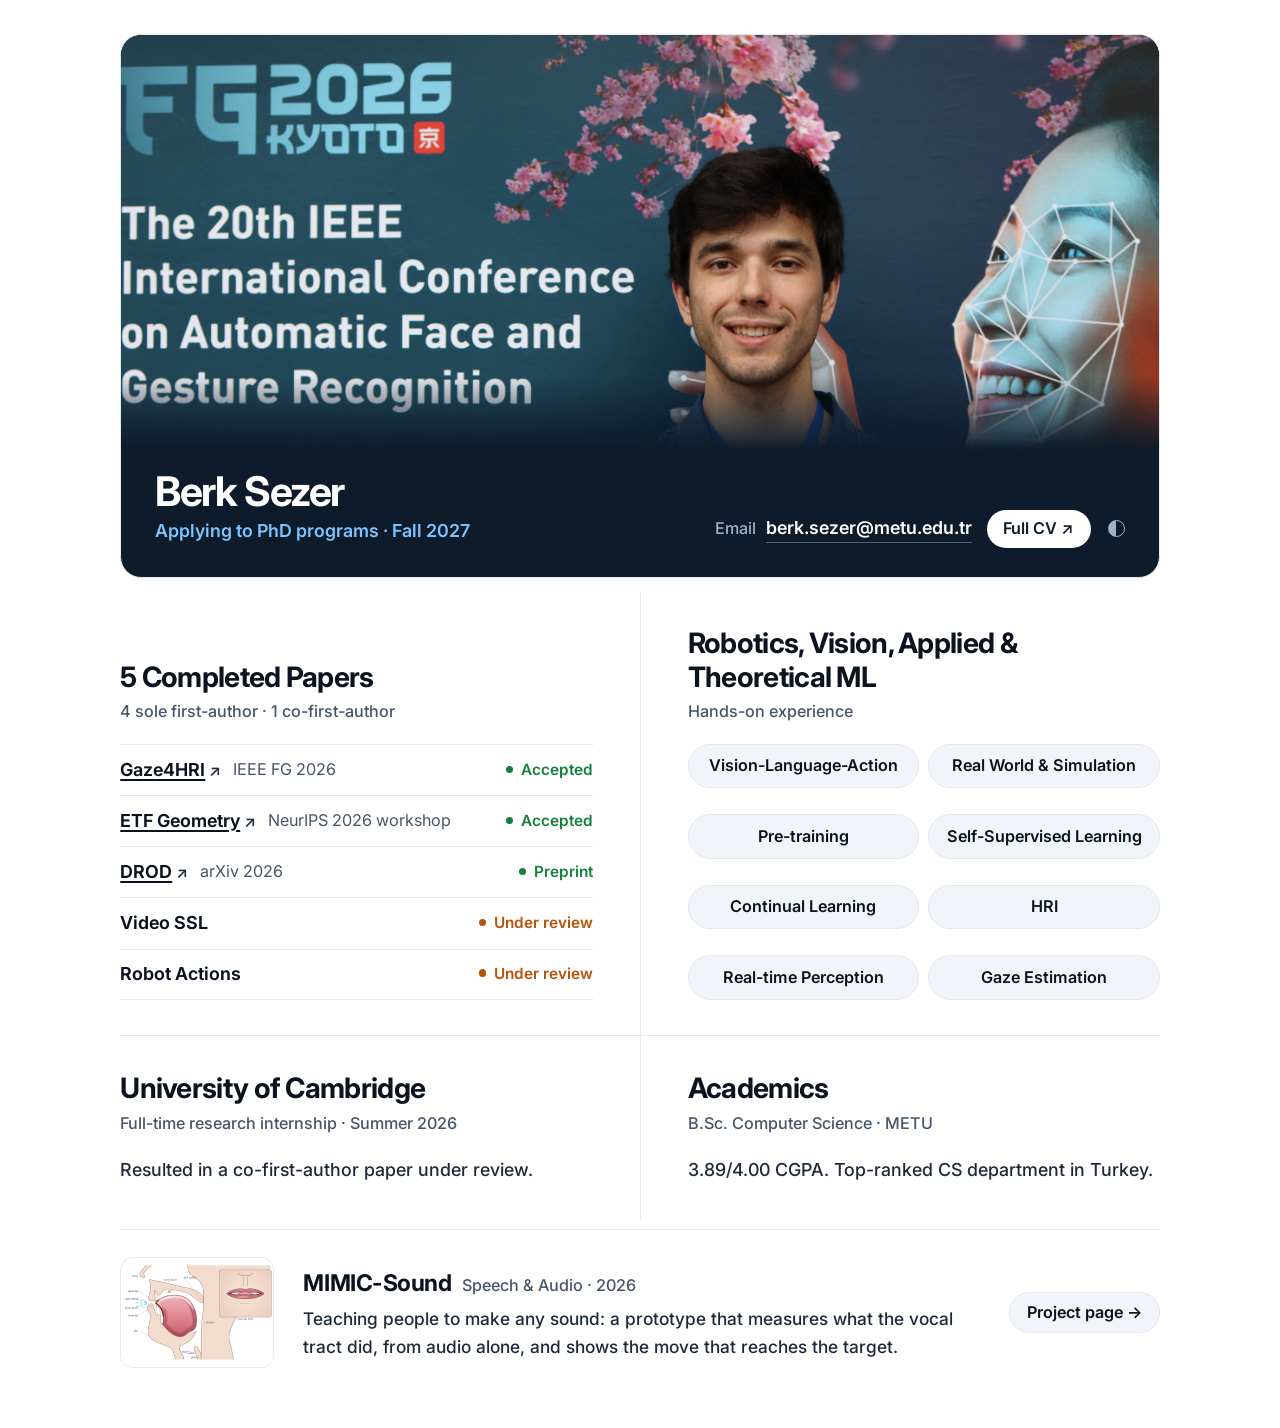
<file: index.html>
<!doctype html>
<html lang="en">
<head>
  <meta charset="utf-8">
  <meta name="viewport" content="width=device-width, initial-scale=1">
  <title>Berk Sezer</title>
  <meta name="description" content="Berk Sezer: 5 papers (IEEE FG, NeurIPS workshop, arXiv), Cambridge research internship, robotics, vision, applied and theoretical machine learning, METU CS 3.89/4.00. Applying to PhD programs, Fall 2027.">
  <meta property="og:title" content="Berk Sezer">
  <meta property="og:description" content="5 papers · Cambridge research internship · METU CS 3.89/4.00 · Applying to PhD programs, Fall 2027">
  <meta property="og:image" content="assets/banner.jpg">
  <link rel="preconnect" href="https://fonts.googleapis.com">
  <link rel="preconnect" href="https://fonts.gstatic.com" crossorigin>
  <link href="https://fonts.googleapis.com/css2?family=Inter:wght@400;500;600;700&display=swap" rel="stylesheet">
  <link rel="stylesheet" href="style.css?v=21">
  <script>
    try { var t = localStorage.getItem('theme'); if (t) document.documentElement.dataset.theme = t; } catch (e) {}
  </script>
</head>
<body>
<main class="page">

  <header class="hero">
    <div class="hero-photo">
      <img src="assets/banner.jpg?v=2" alt="Berk Sezer at IEEE FG 2026, Kyoto">
    </div>
    <div class="hero-row">
      <div class="id">
        <h1>Berk Sezer</h1>
        <p class="status">Applying to PhD programs · <span class="nowrap">Fall 2027</span></p>
      </div>
      <div class="contact">
        <span class="mail">
          <span class="label">Email</span>
          <a class="email" href="mailto:berk.sezer@metu.edu.tr">berk.sezer@metu.edu.tr</a>
        </span>
        <a class="cv" href="Berk_Sezer_CV.pdf" target="_blank" rel="noopener">Full CV ↗</a>
        <button id="theme" aria-label="Toggle light/dark theme" title="Toggle theme"></button>
      </div>
    </div>
  </header>

  <section class="grid">

    <article class="cell">
      <h2>5 Completed Papers</h2>
      <p class="sub">4 sole first-author · 1 co-first-author</p>
      <ul class="venues">
        <li><a href="https://gazeforhri.github.io/"><b>Gaze4HRI</b></a><span class="kind">IEEE FG 2026</span><span class="st ok">Accepted</span></li>
        <li><a href="https://etf-impossibility.github.io/"><b>ETF Geometry</b></a><span class="kind">NeurIPS 2026 workshop</span><span class="st ok">Accepted</span></li>
        <li><a href="https://dr-od.github.io/"><b>DROD</b></a><span class="kind">arXiv 2026</span><span class="st ok">Preprint</span></li>
        <li><b>Video SSL</b><span class="kind"></span><span class="st wip">Under review</span></li>
        <li><b>Robot Actions</b><span class="kind"></span><span class="st wip">Under review</span></li>
      </ul>
    </article>

    <article class="cell">
      <h2>Robotics, Vision, Applied &amp; Theoretical ML</h2>
      <p class="sub">Hands-on experience</p>
      <div class="tags">
        <span>Vision-Language-Action</span>
        <span>Real World &amp; Simulation</span>
        <span>Pre-training</span>
        <span>Self-Supervised Learning</span>
        <span>Continual Learning</span>
        <span>HRI</span>
        <span>Real-time Perception</span>
        <span>Gaze Estimation</span>
      </div>
    </article>

    <article class="cell">
      <h2>University of Cambridge</h2>
      <p class="sub">Full-time research internship · Summer 2026</p>
      <p>Resulted in a co-first-author paper under review.</p>
    </article>

    <article class="cell">
      <h2>Academics</h2>
      <p class="sub">B.Sc. Computer Science · METU</p>
      <p>3.89/4.00 CGPA. Top-ranked CS department in Turkey.</p>
    </article>

  </section>

  <a class="project" href="mimic-sound/">
    <img src="mimic-sound/head_theta.webp" alt="">
    <div class="head"><h2>MIMIC-Sound</h2><span class="meta">Speech &amp; Audio · 2026</span></div>
    <p>Teaching people to make any sound: a prototype that measures what the vocal tract did, from audio alone, and shows the move that reaches the target.</p>
    <span class="go">Project page →</span>
  </a>

</main>

<script>
  document.getElementById('theme').addEventListener('click', function () {
    var root = document.documentElement;
    var dark = root.dataset.theme ? root.dataset.theme === 'dark'
                                  : matchMedia('(prefers-color-scheme: dark)').matches;
    var next = dark ? 'light' : 'dark';
    root.dataset.theme = next;
    try { localStorage.setItem('theme', next); } catch (e) {}
  });</script>
</body>
</html>
</file>
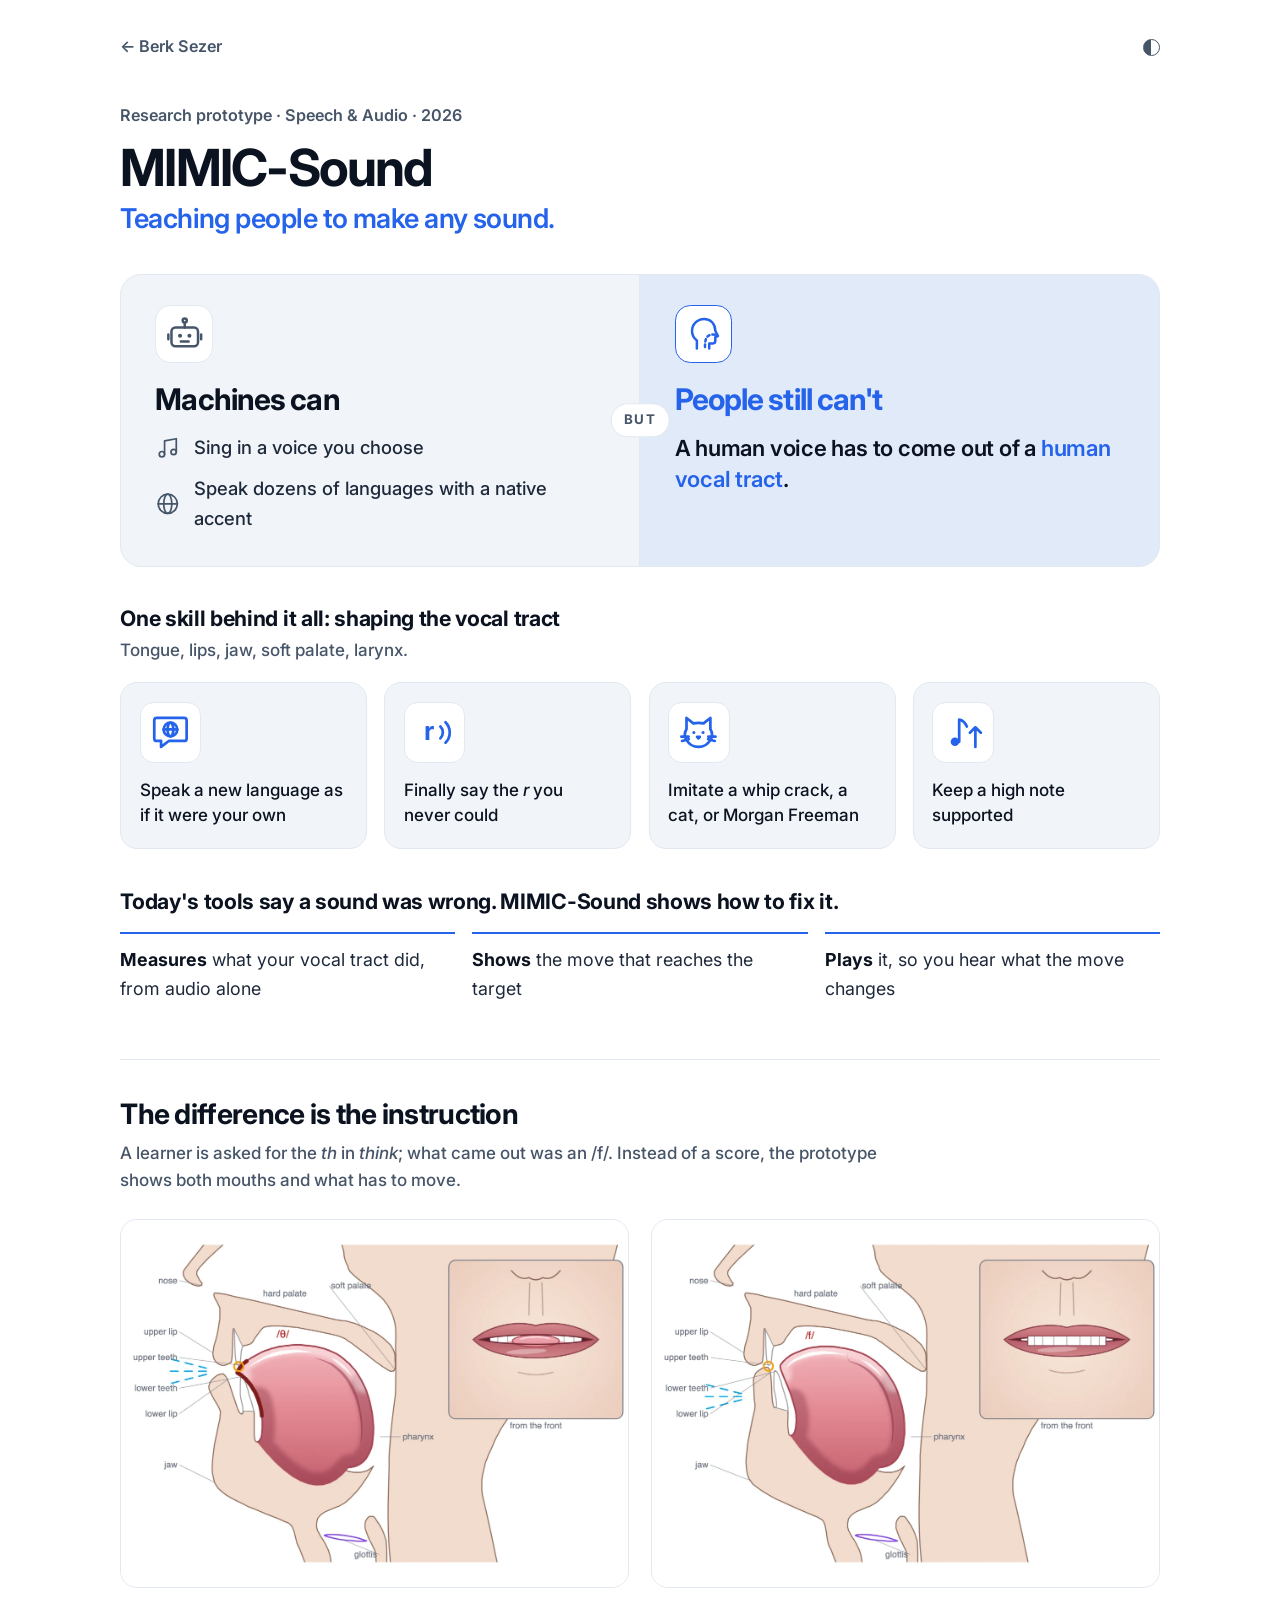
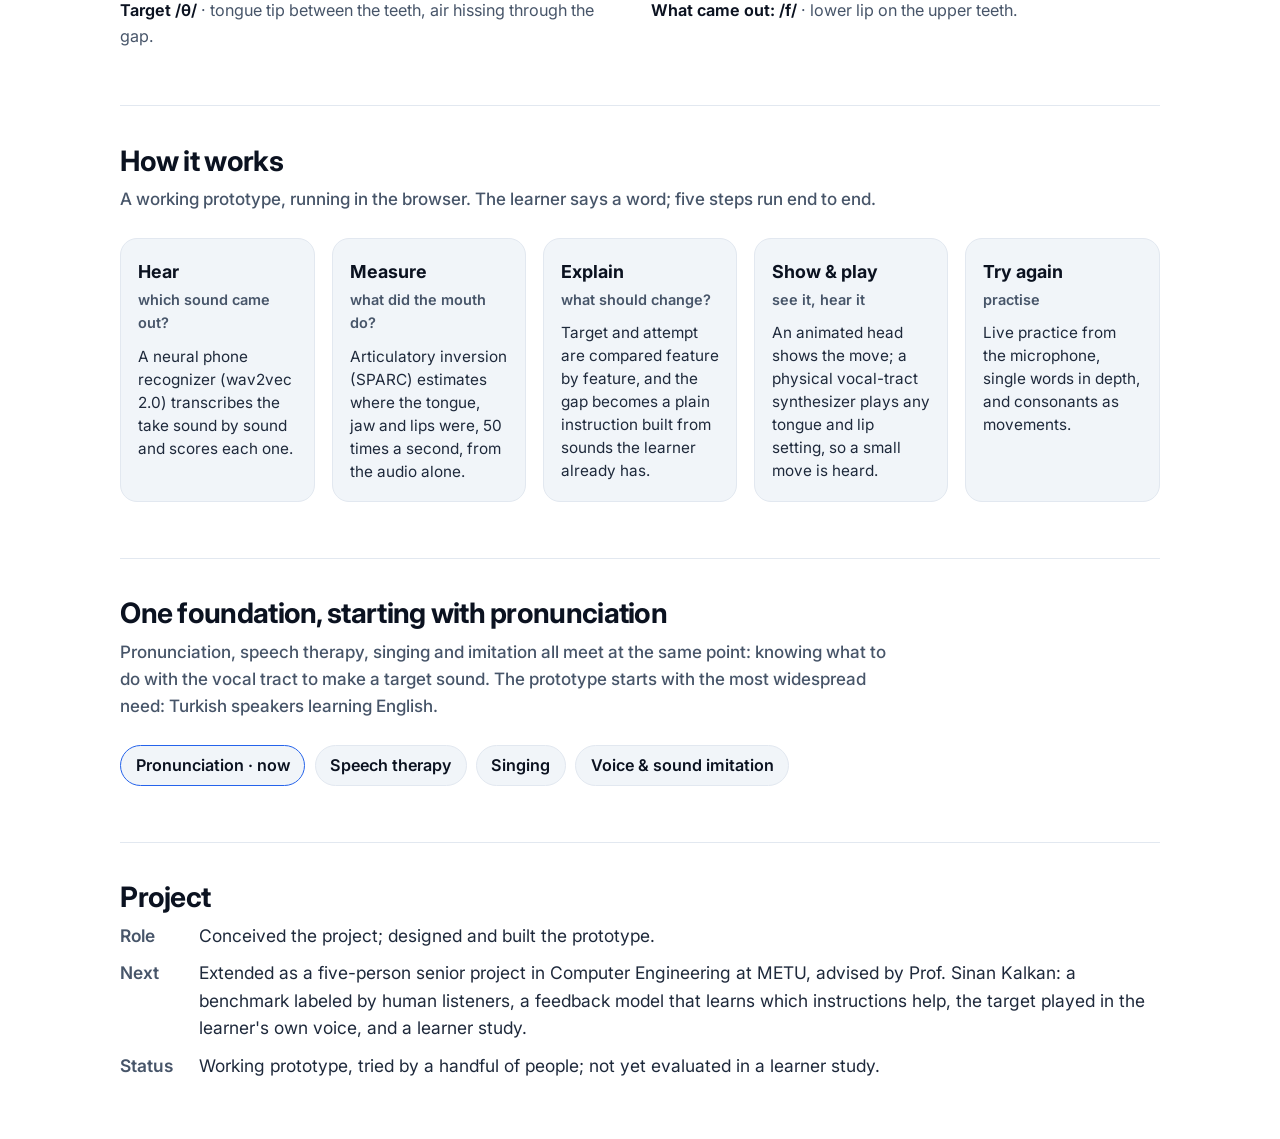
<file: mimic-sound/index.html>
<!doctype html>
<html lang="en">
<head>
  <meta charset="utf-8">
  <meta name="viewport" content="width=device-width, initial-scale=1">
  <title>MIMIC-Sound · Berk Sezer</title>
  <meta name="description" content="MIMIC-Sound: teaching people to make any sound. A research prototype that measures what the vocal tract did from audio alone and shows the move that reaches the target sound.">
  <link rel="preconnect" href="https://fonts.googleapis.com">
  <link rel="preconnect" href="https://fonts.gstatic.com" crossorigin>
  <link href="https://fonts.googleapis.com/css2?family=Inter:wght@400;500;600;700&display=swap" rel="stylesheet">
  <link rel="stylesheet" href="../style.css?v=21">
  <style>
    .top { display: flex; justify-content: space-between; align-items: center; margin-bottom: 2.5rem; }
    .back { color: var(--muted); font-weight: 600; font-size: .95rem; }
    .back:hover { color: var(--ink); }
    #theme { border-color: var(--muted); background: linear-gradient(90deg, var(--muted) 50%, transparent 50%); }

    .kicker { margin: 0 0 .6rem; color: var(--muted); font-weight: 600; font-size: .95rem; }
    .title { font-size: 3rem; color: var(--ink); margin: 0; }
    .tagline { margin: .4rem 0 0; font-size: 1.6rem; font-weight: 600; letter-spacing: -.02em; line-height: 1.25; color: #2563eb; }
    :root[data-theme="dark"] .tagline { color: #7cc4ff; }
    @media (prefers-color-scheme: dark) { :root:not([data-theme="light"]) .tagline { color: #7cc4ff; } }

    :root { --accent: #2563eb; --accent-soft: rgba(37, 99, 235, .08); }
    :root[data-theme="dark"] { --accent: #7cc4ff; --accent-soft: rgba(124, 196, 255, .09); }
    @media (prefers-color-scheme: dark) { :root:not([data-theme="light"]) { --accent: #7cc4ff; --accent-soft: rgba(124, 196, 255, .09); } }

    /* Machines can / people still can't: one box, read like a slide */
    .contrast { display: grid; grid-template-columns: 1fr auto 1fr; margin-top: 2.25rem; border: 1px solid var(--line); border-radius: 1.25rem; background: var(--chip); overflow: hidden; }
    .side { padding: 1.75rem 2rem 1.9rem; }
    .side .badge { display: grid; place-items: center; width: 3.4rem; height: 3.4rem; margin-bottom: 1.1rem; border-radius: .9rem; background: var(--bg); border: 1px solid var(--line); color: var(--muted); }
    .side .badge svg { width: 2.2rem; height: 2.2rem; }
    .side > b { display: block; font-size: 1.75rem; font-weight: 700; letter-spacing: -.03em; line-height: 1.15; color: var(--ink); margin-bottom: 1rem; }
    .machines ul { list-style: none; margin: 0; padding: 0; display: grid; gap: .7rem; }
    .machines li { display: flex; align-items: center; gap: .75rem; font-size: 1.08rem; font-weight: 500; color: var(--body); }
    .machines li svg { flex: none; width: 1.5rem; height: 1.5rem; color: var(--muted); }
    .people { background: var(--accent-soft); }
    .people .badge { color: var(--accent); border-color: var(--accent); }
    .people > b { color: var(--accent); }
    .people p { margin: 0; font-size: 1.3rem; font-weight: 600; line-height: 1.4; letter-spacing: -.01em; color: var(--ink); }
    .people em { font-style: normal; color: var(--accent); }
    .vs { position: relative; width: 1px; background: var(--line); }
    .vs span { position: absolute; top: 50%; left: 50%; transform: translate(-50%, -50%); padding: .3rem .75rem; border-radius: 999px; background: var(--bg); border: 1px solid var(--line);
      color: var(--muted); font-size: .78rem; font-weight: 700; letter-spacing: .08em; text-transform: uppercase; }

    .lh { font-size: 1.25rem; font-weight: 700; letter-spacing: -.015em; line-height: 1.3; color: var(--ink); margin: 2.25rem 0 0; }
    .lsub { margin: .2rem 0 0; color: var(--muted); font-weight: 500; }
    .wants { list-style: none; margin: 1.1rem 0 0; padding: 0; display: grid; grid-template-columns: repeat(4, 1fr); gap: 1rem; }
    .wants li { padding: 1.1rem 1.1rem 1.2rem; border: 1px solid var(--line); border-radius: 1rem; background: var(--chip); font-size: 1rem; line-height: 1.45; color: var(--ink); font-weight: 500; }
    .wants .ic { display: grid; place-items: center; width: 3.6rem; height: 3.6rem; margin-bottom: .9rem; border-radius: .8rem; background: var(--bg); border: 1px solid var(--line); color: #2563eb; }
    .wants svg { width: 2.4rem; height: 2.4rem; }
    .does { list-style: none; margin: 1rem 0 0; padding: 0; display: grid; grid-template-columns: repeat(3, 1fr); gap: 1rem; }
    .does li { padding-top: .7rem; border-top: 2px solid #2563eb; font-size: 1.05rem; }
    .does b { color: var(--ink); }
    :root[data-theme="dark"] .does li { border-color: #7cc4ff; }
    :root[data-theme="dark"] .wants .ic { color: #7cc4ff; }
    @media (prefers-color-scheme: dark) {
      :root:not([data-theme="light"]) .does li { border-color: #7cc4ff; }
      :root:not([data-theme="light"]) .wants .ic { color: #7cc4ff; }
    }

    section { margin-top: 3.25rem; padding-top: 2.25rem; border-top: 1px solid var(--line); }
    h2 { font-size: 1.65rem; font-weight: 700; letter-spacing: -.025em; line-height: 1.2; color: var(--ink); margin: 0 0 .4rem; }
    .sub { margin: 0 0 1.5rem; color: var(--muted); font-size: 1rem; font-weight: 500; max-width: 46rem; }

    /* Figures are drawn on white, so they sit on a white card in both themes. */
    .figs { display: grid; grid-template-columns: 1fr 1fr; gap: 1.25rem; }
    figure { margin: 0; }
    figure img { display: block; width: 100%; height: auto; background: #fff; border: 1px solid var(--line); border-radius: 1rem; }
    figcaption { margin-top: .6rem; color: var(--muted); font-size: .95rem; }
    figcaption b { color: var(--ink); font-weight: 650; }

    .steps { list-style: none; margin: 0; padding: 0; display: grid; grid-template-columns: repeat(5, 1fr); gap: 1rem; }
    .steps li { padding: 1.1rem 1rem; border: 1px solid var(--line); border-radius: 1rem; background: var(--chip); }
    .steps b { display: block; color: var(--ink); font-size: 1.05rem; font-weight: 700; }
    .steps i { display: block; font-style: normal; color: var(--muted); font-size: .85rem; font-weight: 600; margin: .1rem 0 .6rem; }
    .steps p { margin: 0; font-size: .9rem; line-height: 1.5; }

    .uses { display: flex; flex-wrap: wrap; gap: .55rem; margin-top: 1.25rem; }
    .uses span { padding: .4rem .85rem; border-radius: 999px; background: var(--chip); border: 1px solid var(--line); color: var(--ink); font-size: .95rem; font-weight: 600; }
    .uses span.now { border-color: #2563eb; }

    .facts { display: grid; grid-template-columns: auto 1fr; gap: .55rem 1.5rem; margin: 0; font-size: 1.02rem; }
    .facts dt { color: var(--muted); font-weight: 600; }
    .facts dd { margin: 0; color: var(--body); }

    @media (max-width: 1000px) {
      .wants { grid-template-columns: 1fr 1fr; }
      .steps { grid-template-columns: repeat(3, 1fr); }
    }
    @media (max-width: 760px) {
      .contrast, .wants, .does { grid-template-columns: 1fr; }
      .wants { gap: .6rem; }
      .wants li { display: flex; align-items: center; gap: .9rem; padding: .75rem .9rem; }
      .wants .ic { flex: none; margin: 0; width: 3rem; height: 3rem; }
      .wants svg { width: 2rem; height: 2rem; }
      .vs { width: auto; height: 1px; }
      .side { padding: 1.4rem 1.4rem 1.5rem; }
      .side > b { font-size: 1.5rem; }
      .people p { font-size: 1.15rem; }
      .title { font-size: 2.3rem; }
      .tagline { font-size: 1.3rem; }
      .figs { grid-template-columns: 1fr; }
      .steps { grid-template-columns: 1fr; }
      .facts { grid-template-columns: 1fr; gap: .15rem; }
      .facts dd { margin-bottom: .6rem; }
    }
  </style>
  <script>
    try { var t = localStorage.getItem('theme'); if (t) document.documentElement.dataset.theme = t; } catch (e) {}
  </script>
</head>
<body>
<main class="page">

  <div class="top">
    <a class="back" href="../">← Berk Sezer</a>
    <button id="theme" aria-label="Toggle light/dark theme" title="Toggle theme"></button>
  </div>

  <header>
    <p class="kicker">Research prototype · Speech &amp; Audio · 2026</p>
    <h1 class="title">MIMIC-Sound</h1>
    <p class="tagline">Teaching people to make any sound.</p>

    <div class="contrast">
      <div class="side machines">
        <span class="badge"><svg viewBox="0 0 24 24" fill="none" stroke="currentColor" stroke-width="1.6" stroke-linecap="round" stroke-linejoin="round" aria-hidden="true"><rect x="3.5" y="8" width="17" height="12" rx="2.5"/><path d="M12 8V5"/><circle cx="12" cy="3.6" r="1.3"/><circle cx="9" cy="13.3" r="1.3" fill="currentColor" stroke="none"/><circle cx="15" cy="13.3" r="1.3" fill="currentColor" stroke="none"/><path d="M9.5 17h5M1.5 12.5v3M22.5 12.5v3"/></svg></span>
        <b>Machines can</b>
        <ul>
          <li><svg viewBox="0 0 24 24" fill="none" stroke="currentColor" stroke-width="1.6" stroke-linecap="round" stroke-linejoin="round" aria-hidden="true"><path d="M9 18V5.5l11-2V16"/><circle cx="6.5" cy="18" r="2.5"/><circle cx="17.5" cy="16" r="2.5"/></svg><span>Sing in a voice you choose</span></li>
          <li><svg viewBox="0 0 24 24" fill="none" stroke="currentColor" stroke-width="1.6" stroke-linecap="round" stroke-linejoin="round" aria-hidden="true"><circle cx="12" cy="12" r="9"/><ellipse cx="12" cy="12" rx="3.8" ry="9"/><path d="M3 12h18"/></svg><span>Speak dozens of languages with a native accent</span></li>
        </ul>
      </div>
      <div class="vs"><span>but</span></div>
      <div class="side people">
        <span class="badge"><svg viewBox="0 0 24 24" fill="none" stroke="currentColor" stroke-width="1.6" stroke-linecap="round" stroke-linejoin="round" aria-hidden="true"><path d="M15.5 21.5v-3.3h2.4a1.5 1.5 0 0 0 1.5-1.5v-2.5l1.7-.7-1.7-3.4C19.4 5.7 16.4 2.5 12.3 2.5 8 2.5 4.5 5.9 4.5 10.3c0 2.6 1.2 4.6 3.1 6v5.2"/><path d="M19.2 12.6c-2.3-.4-4.6.3-5.6 2.3-.8 1.6-.8 4.2-.8 6.6" stroke-dasharray="1.6 1.9"/></svg></span>
        <b>People still can't</b>
        <p>A human voice has to come out of a <em>human vocal tract</em>.</p>
      </div>
    </div>

    <h3 class="lh">One skill behind it all: shaping the vocal tract</h3>
    <p class="lsub">Tongue, lips, jaw, soft palate, larynx.</p>
    <ul class="wants">
      <li><span class="ic"><svg viewBox="0 0 24 24" fill="none" stroke="currentColor" stroke-width="1.6" stroke-linecap="round" stroke-linejoin="round" aria-hidden="true"><path d="M4 3.5h16a1.5 1.5 0 0 1 1.5 1.5v10.5a1.5 1.5 0 0 1-1.5 1.5h-9l-4.5 3.5V17H4a1.5 1.5 0 0 1-1.5-1.5V5A1.5 1.5 0 0 1 4 3.5z"/><circle cx="12" cy="10.25" r="4"/><ellipse cx="12" cy="10.25" rx="1.7" ry="4"/><path d="M8 10.25h8"/></svg></span><span>Speak a new language as if it were your own</span></li>
      <li><span class="ic"><svg viewBox="0 0 24 24" fill="none" stroke="currentColor" stroke-width="1.6" stroke-linecap="round" stroke-linejoin="round" aria-hidden="true"><text x="9" y="16.5" text-anchor="middle" font-family="Inter, sans-serif" font-size="15" font-weight="700" fill="currentColor" stroke="none">r</text><path d="M15.5 8.5a5 5 0 0 1 0 7"/><path d="M18.5 6a8.5 8.5 0 0 1 0 12"/></svg></span><span>Finally say the <em>r</em> you never could</span></li>
      <li><span class="ic"><svg viewBox="0 0 24 24" fill="none" stroke="currentColor" stroke-width="1.6" stroke-linecap="round" stroke-linejoin="round" aria-hidden="true"><path d="M5 10V3.5l4 3.2Q12 6 15 6.7l4-3.2V10q2 3.5 0 6.5Q16.5 20.5 12 20.5T5 16.5Q3 13.5 5 10z"/><circle cx="9.3" cy="12" r=".9" fill="currentColor" stroke="none"/><circle cx="14.7" cy="12" r=".9" fill="currentColor" stroke="none"/><path d="M11.2 14.6h1.6l-.8.9z"/><path d="M2 14.5h4.2M2.4 17l3.9-1M22 14.5h-4.2M21.6 17l-3.9-1"/></svg></span><span>Imitate a whip crack, a cat, or Morgan Freeman</span></li>
      <li><span class="ic"><svg viewBox="0 0 24 24" fill="none" stroke="currentColor" stroke-width="1.6" stroke-linecap="round" stroke-linejoin="round" aria-hidden="true"><circle cx="7" cy="17.5" r="2.5" fill="currentColor" stroke="none"/><path d="M9.5 17.5V4.5q3 .5 4.5 4"/><path d="M19 20.5V9M15.8 12.2 19 9l3.2 3.2"/></svg></span><span>Keep a high note supported</span></li>
    </ul>

    <h3 class="lh">Today's tools say a sound was wrong. MIMIC-Sound shows how to fix it.</h3>
    <ol class="does">
      <li><b>Measures</b> what your vocal tract did, from audio alone</li>
      <li><b>Shows</b> the move that reaches the target</li>
      <li><b>Plays</b> it, so you hear what the move changes</li>
    </ol>
  </header>

  <section>
    <h2>The difference is the instruction</h2>
    <p class="sub">A learner is asked for the <em>th</em> in <em>think</em>; what came out was an /f/. Instead of a score, the prototype shows both mouths and what has to move.</p>
    <div class="figs">
      <figure>
        <img src="head_theta.webp" alt="Side view of the mouth making /θ/: tongue tip between the teeth, air flowing through the gap, with a front view of the lips">
        <figcaption><b>Target /θ/</b> · tongue tip between the teeth, air hissing through the gap.</figcaption>
      </figure>
      <figure>
        <img src="head_f.webp" alt="Side view of the mouth making /f/: lower lip against the upper teeth">
        <figcaption><b>What came out: /f/</b> · lower lip on the upper teeth.</figcaption>
      </figure>
    </div>
  </section>

  <section>
    <h2>How it works</h2>
    <p class="sub">A working prototype, running in the browser. The learner says a word; five steps run end to end.</p>
    <ol class="steps">
      <li><b>Hear</b><i>which sound came out?</i><p>A neural phone recognizer (wav2vec 2.0) transcribes the take sound by sound and scores each one.</p></li>
      <li><b>Measure</b><i>what did the mouth do?</i><p>Articulatory inversion (SPARC) estimates where the tongue, jaw and lips were, 50 times a second, from the audio alone.</p></li>
      <li><b>Explain</b><i>what should change?</i><p>Target and attempt are compared feature by feature, and the gap becomes a plain instruction built from sounds the learner already has.</p></li>
      <li><b>Show &amp; play</b><i>see it, hear it</i><p>An animated head shows the move; a physical vocal-tract synthesizer plays any tongue and lip setting, so a small move is heard.</p></li>
      <li><b>Try again</b><i>practise</i><p>Live practice from the microphone, single words in depth, and consonants as movements.</p></li>
    </ol>
  </section>

  <section>
    <h2>One foundation, starting with pronunciation</h2>
    <p class="sub">Pronunciation, speech therapy, singing and imitation all meet at the same point: knowing what to do with the vocal tract to make a target sound. The prototype starts with the most widespread need: Turkish speakers learning English.</p>
    <div class="uses">
      <span class="now">Pronunciation · now</span><span>Speech therapy</span><span>Singing</span><span>Voice &amp; sound imitation</span>
    </div>
  </section>

  <section>
    <h2>Project</h2>
    <dl class="facts">
      <dt>Role</dt><dd>Conceived the project; designed and built the prototype.</dd>
      <dt>Next</dt><dd>Extended as a five-person senior project in Computer Engineering at METU, advised by Prof. Sinan Kalkan: a benchmark labeled by human listeners, a feedback model that learns which instructions help, the target played in the learner's own voice, and a learner study.</dd>
      <dt>Status</dt><dd>Working prototype, tried by a handful of people; not yet evaluated in a learner study.</dd>
    </dl>
  </section>

</main>

<script>
  document.getElementById('theme').addEventListener('click', function () {
    var root = document.documentElement;
    var dark = root.dataset.theme ? root.dataset.theme === 'dark'
                                  : matchMedia('(prefers-color-scheme: dark)').matches;
    var next = dark ? 'light' : 'dark';
    root.dataset.theme = next;
    try { localStorage.setItem('theme', next); } catch (e) {}
  });</script>
</body>
</html>
</file>
<file: style.css>
:root {
  --bg: #ffffff;
  --ink: #0b1220;
  --body: #1e293b;
  --muted: #475569;
  --line: #e2e8f0;
  --chip: #f1f5f9;
  --ok: #15803d;
  --wip: #b45309;
  --navy: #0d1b2a;            /* banner fade target; matches the photo's poster navy */
  --sans: "Inter", -apple-system, BlinkMacSystemFont, "Segoe UI", Roboto, sans-serif;
}
@media (prefers-color-scheme: dark) {
  :root:not([data-theme="light"]) {
    --bg: #0d1b2a; --ink: #ffffff; --body: #e3eaf2; --muted: #9fb3c8; --line: #1f3347; --chip: #132739;
    --ok: #4ade80; --wip: #fbbf24;
  }
}
:root[data-theme="dark"] {
  --bg: #0d1b2a; --ink: #ffffff; --body: #e3eaf2; --muted: #9fb3c8; --line: #1f3347; --chip: #132739;
  --ok: #4ade80; --wip: #fbbf24;
}

/* Everything is sized in rem, so the whole page scales up on wide screens. */
html { font-size: clamp(16px, 0.55vw + 10px, 21px); }
* { box-sizing: border-box; }
body {
  margin: 0; background: var(--bg); color: var(--body);
  font: 1rem/1.6 var(--sans); -webkit-font-smoothing: antialiased;
}
a { color: inherit; text-decoration: none; }

.page { max-width: 64rem; margin: 0 auto; padding: 2rem 1.5rem 3.5rem; }

/* hero: photo banner with name (left) and email (right) along the bottom */
.hero { position: relative; background: var(--navy); border: 1px solid var(--line); border-radius: 1.25rem; overflow: hidden; color: #fff; }
/* Full-bleed: the banner matches the photo's 2.5:1 crop, so nothing is cut or faded. */
.hero-photo { position: relative; aspect-ratio: 2.5 / 1; }
.hero-photo img { position: absolute; inset: 0; width: 100%; height: 100%; object-fit: cover; display: block; }
.hero-photo::after {
  content: ""; position: absolute; inset: 0;
  background: linear-gradient(to bottom, transparent 82%, var(--navy) 100%);
}
.hero-row {
  position: relative; display: flex; align-items: last baseline; justify-content: space-between; gap: 1.5rem;
  padding: 1.1rem 2rem 1.75rem;
}
h1 { font-size: 2.4rem; font-weight: 700; letter-spacing: -.035em; line-height: 1.1; color: #fff; margin: 0 0 .2rem; }
.status { margin: 0; color: #7cc4ff; font-weight: 600; font-size: 1.05rem; }
.nowrap { white-space: nowrap; }

/* Email, CV button and toggle share one centre line; .hero-row aligns that line's
   text baseline with the "Applying to PhD programs" baseline. */
.contact { display: flex; align-items: center; font-size: 1.05rem; }
.mail { display: flex; align-items: baseline; gap: .6rem; }
.contact .label { color: #9fb3c8; font-weight: 500; font-size: .95rem; }
.email { color: #fff; font-weight: 600; border-bottom: 1px solid rgba(255, 255, 255, .3); transition: border-color .15s; }
.email:hover { border-color: #fff; }
.cv {
  margin-left: .9rem; padding: .35rem .95rem; border-radius: 999px;
  background: #fff; color: var(--navy); font-weight: 600; font-size: .95rem; white-space: nowrap; transition: opacity .15s;
}
.cv:hover { opacity: .85; }
#theme {
  margin-left: 1rem;
  width: 1rem; height: 1rem; border-radius: 50%; border: 1.5px solid #9fb3c8; padding: 0; cursor: pointer;
  background: linear-gradient(90deg, #9fb3c8 50%, transparent 50%);
}

/* highlights: 2x2 grid split by hairlines */
.grid { display: grid; grid-template-columns: 1fr 1fr; grid-template-rows: repeat(6, auto); margin-top: .75rem; }
/* Each cell spans three shared rows (title, sub, content), so a wrapped title in one cell
   moves the other cell's rows down with it and the paper and chip rows stay level. */
.cell { display: grid; grid-template-rows: subgrid; grid-row: span 3; padding: 2.1rem 2.75rem 2.1rem 0; border-bottom: 1px solid var(--line); }
.cell h2 { align-self: end; }
.cell:nth-child(2n) { padding: 2.1rem 0 2.1rem 2.75rem; border-left: 1px solid var(--line); }
.cell:nth-last-child(-n+2) { border-bottom: 0; }

.cell h2 { font-size: 1.65rem; font-weight: 700; letter-spacing: -.025em; line-height: 1.2; color: var(--ink); margin: 0 0 .3rem; }
.cell .sub { margin: 0 0 1.1rem; color: var(--muted); font-size: .95rem; font-weight: 500; }
.cell p { margin: 0; font-size: 1.05rem; color: var(--body); font-weight: 500; }

.venues { list-style: none; margin: 0; padding: 0; }
.venues li {
  display: grid; grid-template-columns: auto 1fr auto; align-items: center; gap: .7rem;
  min-height: 3rem; padding: .25rem 0; border-top: 1px solid var(--line);
}
.venues li:last-child { border-bottom: 1px solid var(--line); }
.venues b { font-weight: 650; color: var(--ink); font-size: 1.05rem; }
/* Names with a project page are links: underline and an arrow. */
.venues a b { text-decoration: underline; text-decoration-thickness: 1.5px; text-underline-offset: 3px; }
.venues a::after { content: " ↗"; font-weight: 600; font-size: .9em; }
.venues a:hover { opacity: .8; }
.kind { color: var(--muted); font-size: .95rem; }
.st { font-size: .9rem; font-weight: 600; white-space: nowrap; }
.st::before { content: ""; display: inline-block; width: .45rem; height: .45rem; border-radius: 50%; background: currentColor; margin-right: .45rem; vertical-align: .1rem; }
.st.ok { color: var(--ok); }
.st.wip { color: var(--wip); }

/* Chips: a 2-column grid of equal-width pills, read left to right in topic order
   (robotics, then learning, then perception). The grid stretches over the paper list's
   height, so the first and last chip rows sit level with the first and last paper rows. */
.tags { display: grid; grid-template-columns: 1fr 1fr; align-content: space-between; gap: .55rem; }
.tags span {
  display: flex; align-items: center; justify-content: center; text-align: center; min-height: 2.6rem;
  padding: .4rem .85rem; border-radius: 999px; background: var(--chip); border: 1px solid var(--line);
  color: var(--ink); font-size: .95rem; font-weight: 600; white-space: nowrap;
}

/* project row under the grid: thumbnail, title + description, link */
.project { display: grid; grid-template-columns: 9rem 1fr auto; grid-template-areas: "img head go" "img desc go";
  align-items: center; column-gap: 1.75rem; row-gap: .2rem;
  margin-top: .5rem; padding: 1.6rem 0 0; border-top: 1px solid var(--line); }
.project img { grid-area: img; width: 100%; display: block; background: #fff; border: 1px solid var(--line); border-radius: .75rem; }
.project .head { grid-area: head; align-self: end; display: flex; flex-wrap: wrap; align-items: baseline; column-gap: .6rem; }
.project h2 { font-size: 1.35rem; font-weight: 700; letter-spacing: -.02em; color: var(--ink); margin: 0; }
.project .meta { color: var(--muted); font-weight: 500; font-size: .95rem; }
.project p { grid-area: desc; align-self: start; margin: 0; font-size: 1.02rem; font-weight: 500; }
.project .go { grid-area: go; padding: .4rem 1rem; border-radius: 999px; border: 1px solid var(--line); background: var(--chip);
  color: var(--ink); font-weight: 600; font-size: .95rem; white-space: nowrap; }
.project:hover .go { border-color: var(--ink); }

@media (max-width: 760px) {
  .page { padding: 1rem 1rem 2.5rem; }
  .hero-photo { aspect-ratio: 4 / 3; }
  .hero-photo img { width: 100%; object-fit: cover; object-position: 61% center; }
  .hero-row { flex-direction: column; align-items: flex-start; gap: .9rem; padding: 0 1.25rem 1.25rem; }
  h1 { font-size: 2rem; }
  #theme { display: none; }
  .contact { flex-wrap: wrap; gap: .9rem; }
  .cv { margin-left: 0; }
  .grid { grid-template-columns: 1fr; grid-template-rows: none; }
  .cell { display: block; grid-row: auto; }
  .cell, .cell:nth-child(2n), .cell:nth-last-child(-n+2) { padding: 1.75rem 0; border-left: 0; border-bottom: 1px solid var(--line); }
  .cell:last-child { border-bottom: 0; }
  .tags { gap: .45rem; }
  .tags { grid-template-columns: repeat(2, minmax(0, 1fr)); }
  .tags span { font-size: .78rem; padding: .45rem .3rem; min-height: 0; white-space: normal; }
  .project { grid-template-columns: 5.5rem 1fr; grid-template-areas: "img head" "desc desc" "go go"; column-gap: 1rem; row-gap: .9rem; padding-top: 1.75rem; }
  .project .head { align-self: center; flex-direction: column; align-items: flex-start; }
  .project .go { justify-self: start; }
}
</file>
